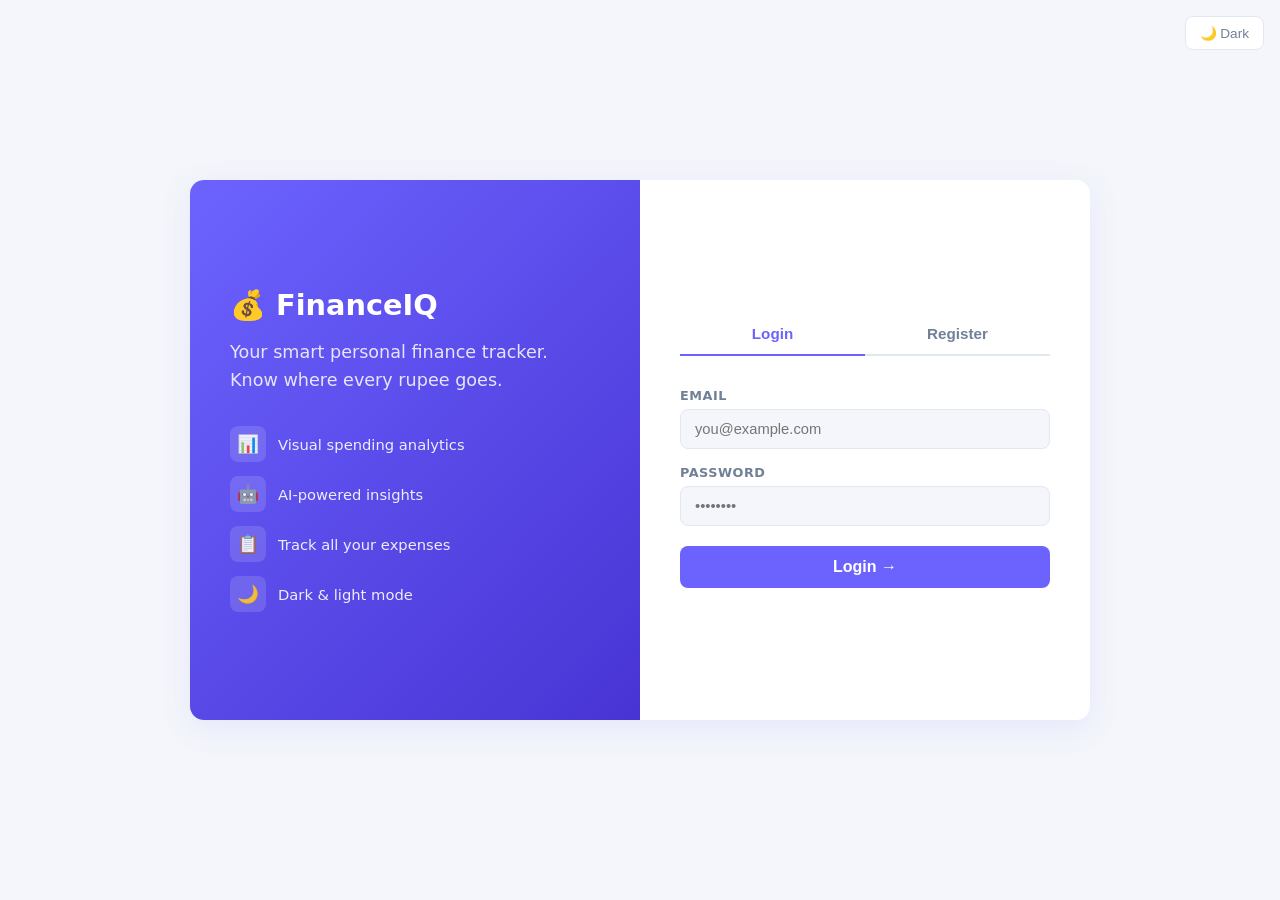
<file: templates/auth.html>
<!DOCTYPE html>
<html lang="en" data-theme="light">
<head>
  <meta charset="UTF-8"/>
  <meta name="viewport" content="width=device-width, initial-scale=1.0"/>
  <title>FinanceIQ — Login</title>
  <style>
    /* ── Variables ───────────────────────────────────────── */
    :root {
      --bg:      #f4f6fb;
      --surface: #ffffff;
      --border:  #e2e8f0;
      --text:    #1a202c;
      --muted:   #718096;
      --primary: #6c63ff;
      --primary-hover: #574fd6;
      --danger:  #e53e3e;
      --success: #38a169;
      --radius:  14px;
      --shadow:  0 8px 32px rgba(108,99,255,0.10);
    }
    [data-theme="dark"] {
      --bg:      #0f1117;
      --surface: #1a1d27;
      --border:  #2d3148;
      --text:    #e2e8f0;
      --muted:   #a0aec0;
    }

    /* ── Reset ───────────────────────────────────────────── */
    *, *::before, *::after { box-sizing: border-box; margin: 0; padding: 0; }
    body {
      font-family: 'Segoe UI', system-ui, sans-serif;
      background: var(--bg);
      color: var(--text);
      min-height: 100vh;
      display: flex;
      align-items: center;
      justify-content: center;
      transition: background 0.3s;
    }

    /* ── Layout ──────────────────────────────────────────── */
    .auth-wrapper {
      display: flex;
      width: 100%;
      max-width: 900px;
      min-height: 540px;
      background: var(--surface);
      border-radius: var(--radius);
      box-shadow: var(--shadow);
      overflow: hidden;
      margin: 24px;
    }

    /* ── Left Panel ──────────────────────────────────────── */
    .auth-left {
      flex: 1;
      background: linear-gradient(135deg, #6c63ff 0%, #4834d4 100%);
      padding: 48px 40px;
      display: flex;
      flex-direction: column;
      justify-content: center;
      color: #fff;
    }
    .auth-left .logo { font-size: 1.8rem; font-weight: 800; margin-bottom: 16px; }
    .auth-left .tagline { font-size: 1.1rem; opacity: 0.85; line-height: 1.6; margin-bottom: 32px; }
    .features { display: flex; flex-direction: column; gap: 14px; }
    .feature-item {
      display: flex;
      align-items: center;
      gap: 12px;
      font-size: 0.92rem;
      opacity: 0.9;
    }
    .feature-icon {
      width: 36px; height: 36px;
      background: rgba(255,255,255,0.15);
      border-radius: 8px;
      display: flex; align-items: center; justify-content: center;
      font-size: 1.1rem;
    }

    /* ── Right Panel ─────────────────────────────────────── */
    .auth-right {
      flex: 1;
      padding: 48px 40px;
      display: flex;
      flex-direction: column;
      justify-content: center;
    }

    /* ── Tabs ────────────────────────────────────────────── */
    .tabs {
      display: flex;
      gap: 0;
      margin-bottom: 32px;
      border-bottom: 2px solid var(--border);
    }
    .tab-btn {
      flex: 1;
      padding: 12px;
      background: none;
      border: none;
      font-size: 0.95rem;
      font-weight: 600;
      color: var(--muted);
      cursor: pointer;
      border-bottom: 2px solid transparent;
      margin-bottom: -2px;
      transition: all 0.2s;
    }
    .tab-btn.active {
      color: var(--primary);
      border-bottom-color: var(--primary);
    }

    /* ── Forms ───────────────────────────────────────────── */
    .form { display: none; flex-direction: column; gap: 16px; }
    .form.active { display: flex; }

    .form-group { display: flex; flex-direction: column; gap: 6px; }
    .form-group label {
      font-size: 0.8rem;
      font-weight: 600;
      color: var(--muted);
      text-transform: uppercase;
      letter-spacing: 0.5px;
    }
    .form-input {
      padding: 11px 14px;
      border-radius: 8px;
      border: 1.5px solid var(--border);
      background: var(--bg);
      color: var(--text);
      font-size: 0.92rem;
      outline: none;
      transition: border 0.2s;
    }
    .form-input:focus { border-color: var(--primary); }

    .btn-submit {
      padding: 12px;
      border-radius: 8px;
      background: var(--primary);
      color: #fff;
      font-size: 1rem;
      font-weight: 700;
      border: none;
      cursor: pointer;
      transition: background 0.2s;
      margin-top: 4px;
    }
    .btn-submit:hover { background: var(--primary-hover); }

    /* ── Alert ───────────────────────────────────────────── */
    .alert {
      padding: 10px 14px;
      border-radius: 8px;
      font-size: 0.88rem;
      font-weight: 500;
      display: none;
    }
    .alert.error   { background: #fff0f0; color: var(--danger);  border: 1px solid #fed7d7; display: block; }
    .alert.success { background: #f0fff4; color: var(--success); border: 1px solid #c6f6d5; display: block; }

    /* ── Theme Toggle ────────────────────────────────────── */
    .theme-toggle {
      position: fixed;
      top: 16px; right: 16px;
      background: var(--surface);
      border: 1px solid var(--border);
      border-radius: 8px;
      padding: 8px 14px;
      font-size: 0.85rem;
      cursor: pointer;
      color: var(--muted);
    }

    /* ── Responsive ──────────────────────────────────────── */
    @media (max-width: 640px) {
      .auth-left { display: none; }
      .auth-right { padding: 32px 24px; }
    }
  </style>
</head>
<body>

<button class="theme-toggle" onclick="toggleTheme()">🌙 Dark</button>

<div class="auth-wrapper">

  <!-- Left Panel -->
  <div class="auth-left">
    <div class="logo">💰 FinanceIQ</div>
    <div class="tagline">Your smart personal finance tracker. Know where every rupee goes.</div>
    <div class="features">
      <div class="feature-item">
        <div class="feature-icon">📊</div>
        <span>Visual spending analytics</span>
      </div>
      <div class="feature-item">
        <div class="feature-icon">🤖</div>
        <span>AI-powered insights</span>
      </div>
      <div class="feature-item">
        <div class="feature-icon">📋</div>
        <span>Track all your expenses</span>
      </div>
      <div class="feature-item">
        <div class="feature-icon">🌙</div>
        <span>Dark & light mode</span>
      </div>
    </div>
  </div>

  <!-- Right Panel -->
  <div class="auth-right">

    <!-- Tabs -->
    <div class="tabs">
      <button class="tab-btn active" onclick="switchTab('login')">Login</button>
      <button class="tab-btn"        onclick="switchTab('register')">Register</button>
    </div>

    <!-- Alert -->
    <div class="alert" id="alert"></div>

    <!-- Login Form -->
    <div class="form active" id="form-login">
      <div class="form-group">
        <label>Email</label>
        <input type="email" id="login-email" class="form-input" placeholder="you@example.com"/>
      </div>
      <div class="form-group">
        <label>Password</label>
        <input type="password" id="login-password" class="form-input" placeholder="••••••••"/>
      </div>
      <button class="btn-submit" onclick="doLogin()">Login →</button>
    </div>

    <!-- Register Form -->
    <div class="form" id="form-register">
      <div class="form-group">
        <label>Full Name</label>
        <input type="text" id="reg-name" class="form-input" placeholder="Your name"/>
      </div>
      <div class="form-group">
        <label>Email</label>
        <input type="email" id="reg-email" class="form-input" placeholder="you@example.com"/>
      </div>
      <div class="form-group">
        <label>Password</label>
        <input type="password" id="reg-password" class="form-input" placeholder="Min 6 characters"/>
      </div>
      <button class="btn-submit" onclick="doRegister()">Create Account →</button>
    </div>

  </div>
</div>

<script>
  // ── Tab Switch ─────────────────────────────────────────
  function switchTab(tab) {
    document.querySelectorAll('.tab-btn').forEach((b, i) => {
      b.classList.toggle('active', (i === 0 && tab === 'login') || (i === 1 && tab === 'register'));
    });
    document.getElementById('form-login').classList.toggle('active',    tab === 'login');
    document.getElementById('form-register').classList.toggle('active', tab === 'register');
    hideAlert();
  }

  // ── Login ──────────────────────────────────────────────
  async function doLogin() {
    const email    = document.getElementById('login-email').value.trim();
    const password = document.getElementById('login-password').value;
    if (!email || !password) { showAlert('Please fill all fields!', 'error'); return; }

    const res  = await fetch('/api/login', {
      method:  'POST',
      headers: { 'Content-Type': 'application/json' },
      body:    JSON.stringify({ email, password })
    });
    const data = await res.json();

    if (res.ok) {
      showAlert('Login successful! Redirecting...', 'success');
      setTimeout(() => window.location.href = '/welcome', 1000);
    } else {
      showAlert(data.error || 'Login failed!', 'error');
    }
  }

  // ── Register ───────────────────────────────────────────
  async function doRegister() {
    const name     = document.getElementById('reg-name').value.trim();
    const email    = document.getElementById('reg-email').value.trim();
    const password = document.getElementById('reg-password').value;

    if (!name || !email || !password) { showAlert('Please fill all fields!', 'error'); return; }
    if (password.length < 6)          { showAlert('Password must be at least 6 characters!', 'error'); return; }

    const res  = await fetch('/api/register', {
      method:  'POST',
      headers: { 'Content-Type': 'application/json' },
      body:    JSON.stringify({ name, email, password })
    });
    const data = await res.json();

    if (res.ok) {
      showAlert('Account created! Please login.', 'success');
      setTimeout(() => switchTab('login'), 1500);
    } else {
      showAlert(data.error || 'Registration failed!', 'error');
    }
  }

  // ── Alert ──────────────────────────────────────────────
  function showAlert(msg, type) {
    const el = document.getElementById('alert');
    el.textContent  = msg;
    el.className    = `alert ${type}`;
  }
  function hideAlert() {
    const el = document.getElementById('alert');
    el.className = 'alert';
  }

  // ── Theme ──────────────────────────────────────────────
  function toggleTheme() {
    const html = document.documentElement;
    const dark = html.getAttribute('data-theme') === 'dark';
    html.setAttribute('data-theme', dark ? 'light' : 'dark');
    document.querySelector('.theme-toggle').textContent = dark ? '🌙 Dark' : '☀️ Light';
  }
</script>
</body>
</html>
</file>
